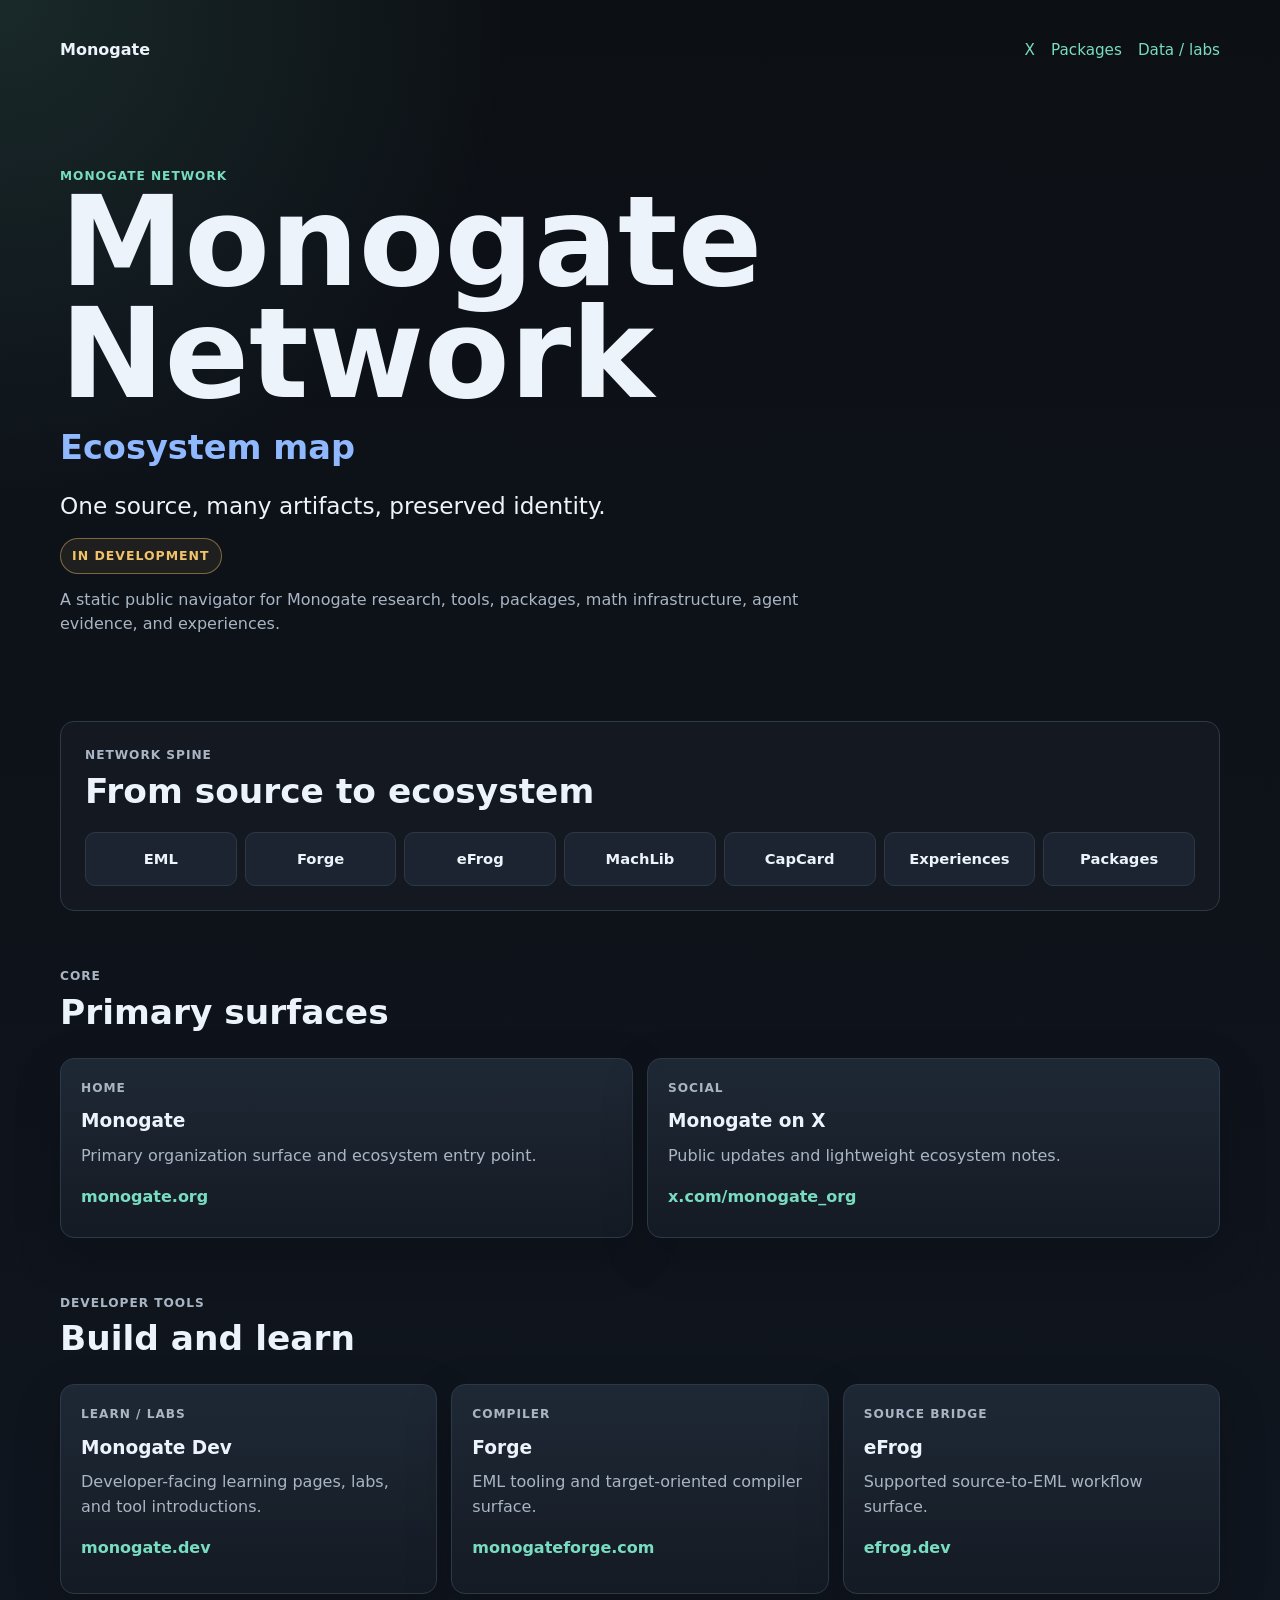
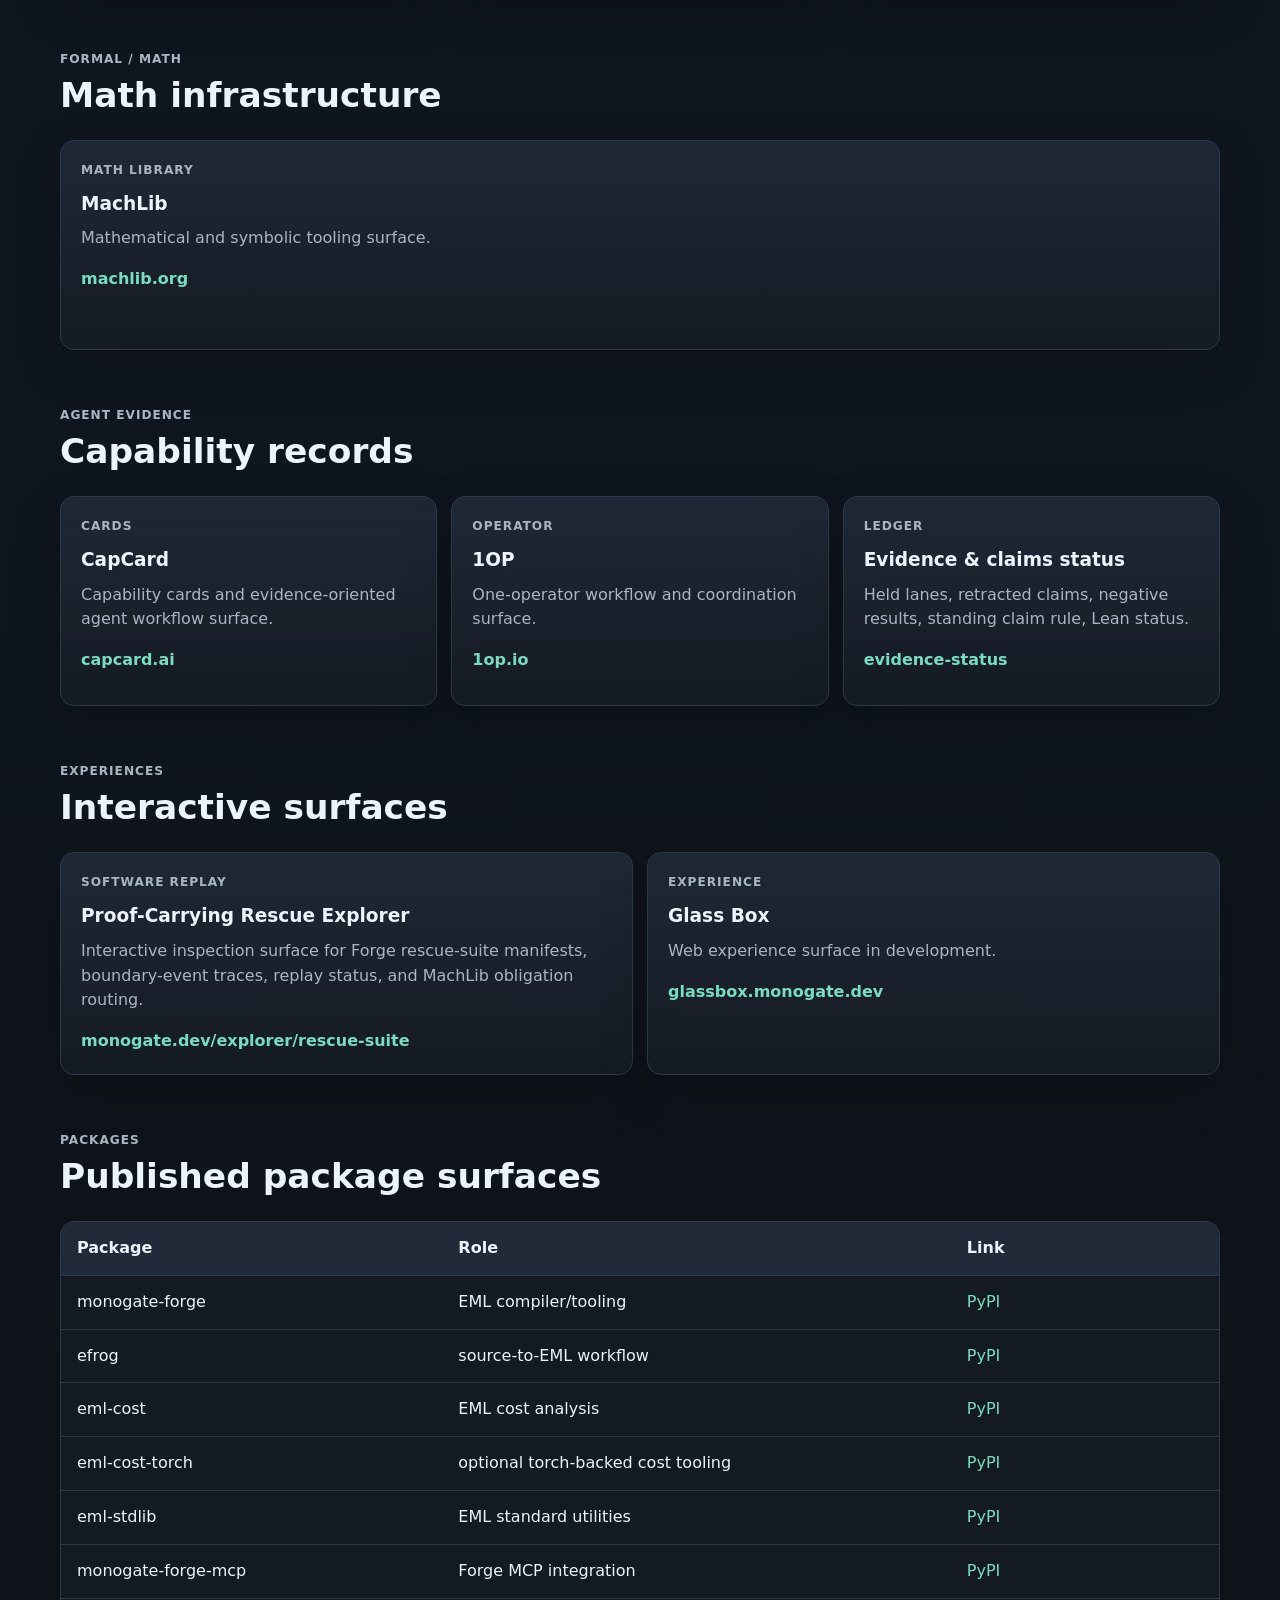
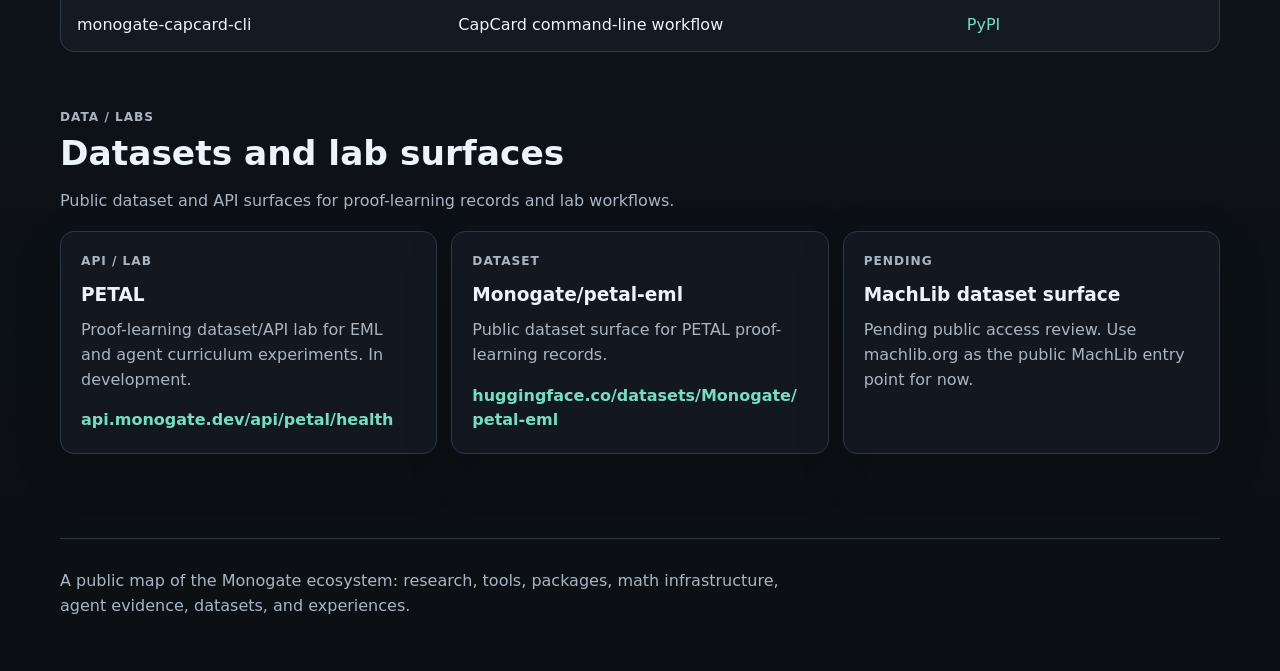
<file: index.html>
<!doctype html>
<html lang="en">
  <head>
    <meta charset="utf-8" />
    <meta name="viewport" content="width=device-width, initial-scale=1" />
    <title>Monogate Network</title>
    <meta
      name="description"
      content="Monogate Network ecosystem map: one source, many artifacts, preserved identity."
    />
    <link rel="stylesheet" href="./styles.css" />
  </head>
  <body>
    <header class="site-header">
      <nav class="topbar" aria-label="Primary">
        <a class="brand-link" href="https://monogate.org">Monogate</a>
        <div class="top-links">
          <a href="https://x.com/monogate_org">X</a>
          <a href="#packages">Packages</a>
          <a href="#data-labs">Data / labs</a>
        </div>
      </nav>

      <section class="hero" aria-labelledby="hero-title">
        <p class="eyebrow">Monogate Network</p>
        <h1 id="hero-title">Monogate Network</h1>
        <p class="subtitle">Ecosystem map</p>
        <p class="lede">One source, many artifacts, preserved identity.</p>
        <p class="status-pill">in development</p>
        <p class="hero-note">A static public navigator for Monogate research, tools, packages, math infrastructure, agent evidence, and experiences.</p>
      </section>
    </header>

    <main>
      <section class="spine" aria-labelledby="spine-title">
        <div class="section-heading compact">
          <p class="eyebrow">Network spine</p>
          <h2 id="spine-title">From source to ecosystem</h2>
        </div>
        <ol class="spine-list" aria-label="Monogate network spine">
          <li>EML</li>
          <li>Forge</li>
          <li>eFrog</li>
          <li>MachLib</li>
          <li>CapCard</li>
          <li>Experiences</li>
          <li>Packages</li>
        </ol>
      </section>

      <section aria-labelledby="core-title" class="surface-section">
        <div class="section-heading">
          <p class="eyebrow">Core</p>
          <h2 id="core-title">Primary surfaces</h2>
        </div>
        <div class="card-grid two-up">
          <article class="card feature-card">
            <p class="tag">home</p>
            <h3>Monogate</h3>
            <p>Primary organization surface and ecosystem entry point.</p>
            <a href="https://monogate.org">monogate.org</a>
          </article>
          <article class="card feature-card">
            <p class="tag">social</p>
            <h3>Monogate on X</h3>
            <p>Public updates and lightweight ecosystem notes.</p>
            <a href="https://x.com/monogate_org">x.com/monogate_org</a>
          </article>
        </div>
      </section>

      <section aria-labelledby="dev-title" class="surface-section">
        <div class="section-heading">
          <p class="eyebrow">Developer tools</p>
          <h2 id="dev-title">Build and learn</h2>
        </div>
        <div class="card-grid">
          <article class="card">
            <p class="tag">learn / labs</p>
            <h3>Monogate Dev</h3>
            <p>Developer-facing learning pages, labs, and tool introductions.</p>
            <a href="https://monogate.dev">monogate.dev</a>
          </article>
          <article class="card">
            <p class="tag">compiler</p>
            <h3>Forge</h3>
            <p>EML tooling and target-oriented compiler surface.</p>
            <a href="https://monogateforge.com">monogateforge.com</a>
          </article>
          <article class="card">
            <p class="tag">source bridge</p>
            <h3>eFrog</h3>
            <p>Supported source-to-EML workflow surface.</p>
            <a href="https://efrog.dev">efrog.dev</a>
          </article>
        </div>
      </section>

      <section aria-labelledby="formal-title" class="surface-section">
        <div class="section-heading">
          <p class="eyebrow">Formal / math</p>
          <h2 id="formal-title">Math infrastructure</h2>
        </div>
        <div class="card-grid">
          <article class="card">
            <p class="tag">math library</p>
            <h3>MachLib</h3>
            <p>Mathematical and symbolic tooling surface.</p>
            <a href="https://machlib.org">machlib.org</a>
          </article>
        </div>
      </section>

      <section aria-labelledby="agent-title" class="surface-section">
        <div class="section-heading">
          <p class="eyebrow">Agent evidence</p>
          <h2 id="agent-title">Capability records</h2>
        </div>
        <div class="card-grid">
          <article class="card">
            <p class="tag">cards</p>
            <h3>CapCard</h3>
            <p>Capability cards and evidence-oriented agent workflow surface.</p>
            <a href="https://capcard.ai">capcard.ai</a>
          </article>
          <article class="card">
            <p class="tag">operator</p>
            <h3>1OP</h3>
            <p>One-operator workflow and coordination surface.</p>
            <a href="https://1op.io">1op.io</a>
          </article>
          <article class="card">
            <p class="tag">ledger</p>
            <h3>Evidence &amp; claims status</h3>
            <p>Held lanes, retracted claims, negative results, standing claim rule, Lean status.</p>
            <a href="./evidence-status/">evidence-status</a>
          </article>
        </div>
      </section>

      <section aria-labelledby="experience-title" class="surface-section">
        <div class="section-heading">
          <p class="eyebrow">Experiences</p>
          <h2 id="experience-title">Interactive surfaces</h2>
        </div>
        <div class="card-grid">
          <article class="card">
            <p class="tag">software replay</p>
            <h3>Proof-Carrying Rescue Explorer</h3>
            <p>Interactive inspection surface for Forge rescue-suite manifests, boundary-event traces, replay status, and MachLib obligation routing.</p>
            <a href="https://monogate.dev/explorer/rescue-suite">monogate.dev/explorer/rescue-suite</a>
          </article>
          <article class="card">
            <p class="tag">experience</p>
            <h3>Glass Box</h3>
            <p>Web experience surface in development.</p>
            <a href="https://glassbox.monogate.dev">glassbox.monogate.dev</a>
          </article>
        </div>
      </section>

      <section id="packages" aria-labelledby="packages-title" class="surface-section">
        <div class="section-heading">
          <p class="eyebrow">Packages</p>
          <h2 id="packages-title">Published package surfaces</h2>
        </div>
        <div class="package-table" role="table" aria-label="Monogate package list">
          <div role="row" class="table-head">
            <span role="columnheader">Package</span>
            <span role="columnheader">Role</span>
            <span role="columnheader">Link</span>
          </div>
          <div role="row">
            <span role="cell">monogate-forge</span>
            <span role="cell">EML compiler/tooling</span>
            <span role="cell"><a href="https://pypi.org/project/monogate-forge/">PyPI</a></span>
          </div>
          <div role="row">
            <span role="cell">efrog</span>
            <span role="cell">source-to-EML workflow</span>
            <span role="cell"><a href="https://pypi.org/project/efrog/">PyPI</a></span>
          </div>
          <div role="row">
            <span role="cell">eml-cost</span>
            <span role="cell">EML cost analysis</span>
            <span role="cell"><a href="https://pypi.org/project/eml-cost/">PyPI</a></span>
          </div>
          <div role="row">
            <span role="cell">eml-cost-torch</span>
            <span role="cell">optional torch-backed cost tooling</span>
            <span role="cell"><a href="https://pypi.org/project/eml-cost-torch/">PyPI</a></span>
          </div>
          <div role="row">
            <span role="cell">eml-stdlib</span>
            <span role="cell">EML standard utilities</span>
            <span role="cell"><a href="https://pypi.org/project/eml-stdlib/">PyPI</a></span>
          </div>
          <div role="row">
            <span role="cell">monogate-forge-mcp</span>
            <span role="cell">Forge MCP integration</span>
            <span role="cell"><a href="https://pypi.org/project/monogate-forge-mcp/">PyPI</a></span>
          </div>
          <div role="row">
            <span role="cell">monogate-capcard-cli</span>
            <span role="cell">CapCard command-line workflow</span>
            <span role="cell"><a href="https://pypi.org/project/monogate-capcard-cli/">PyPI</a></span>
          </div>
        </div>
      </section>

      <section id="data-labs" aria-labelledby="labs-title" class="surface-section labs-section">
        <div class="section-heading">
          <p class="eyebrow">Data / labs</p>
          <h2 id="labs-title">Datasets and lab surfaces</h2>
          <p>Public dataset and API surfaces for proof-learning records and lab workflows.</p>
        </div>
        <div class="card-grid">
          <article class="card muted-card">
            <p class="tag">API / lab</p>
            <h3>PETAL</h3>
            <p>Proof-learning dataset/API lab for EML and agent curriculum experiments. In development.</p>
            <a href="https://api.monogate.dev/api/petal/health">api.monogate.dev/api/petal/health</a>
          </article>
          <article class="card muted-card">
            <p class="tag">dataset</p>
            <h3>Monogate/petal-eml</h3>
            <p>Public dataset surface for PETAL proof-learning records.</p>
            <a href="https://huggingface.co/datasets/Monogate/petal-eml">huggingface.co/datasets/Monogate/petal-eml</a>
          </article>
          <article class="card muted-card">
            <p class="tag">pending</p>
            <h3>MachLib dataset surface</h3>
            <p>Pending public access review. Use machlib.org as the public MachLib entry point for now.</p>
          </article>
        </div>
      </section>
    </main>

    <footer>
      <p>A public map of the Monogate ecosystem: research, tools, packages, math infrastructure, agent evidence, datasets, and experiences.</p>
    </footer>
  </body>
</html>
</file>
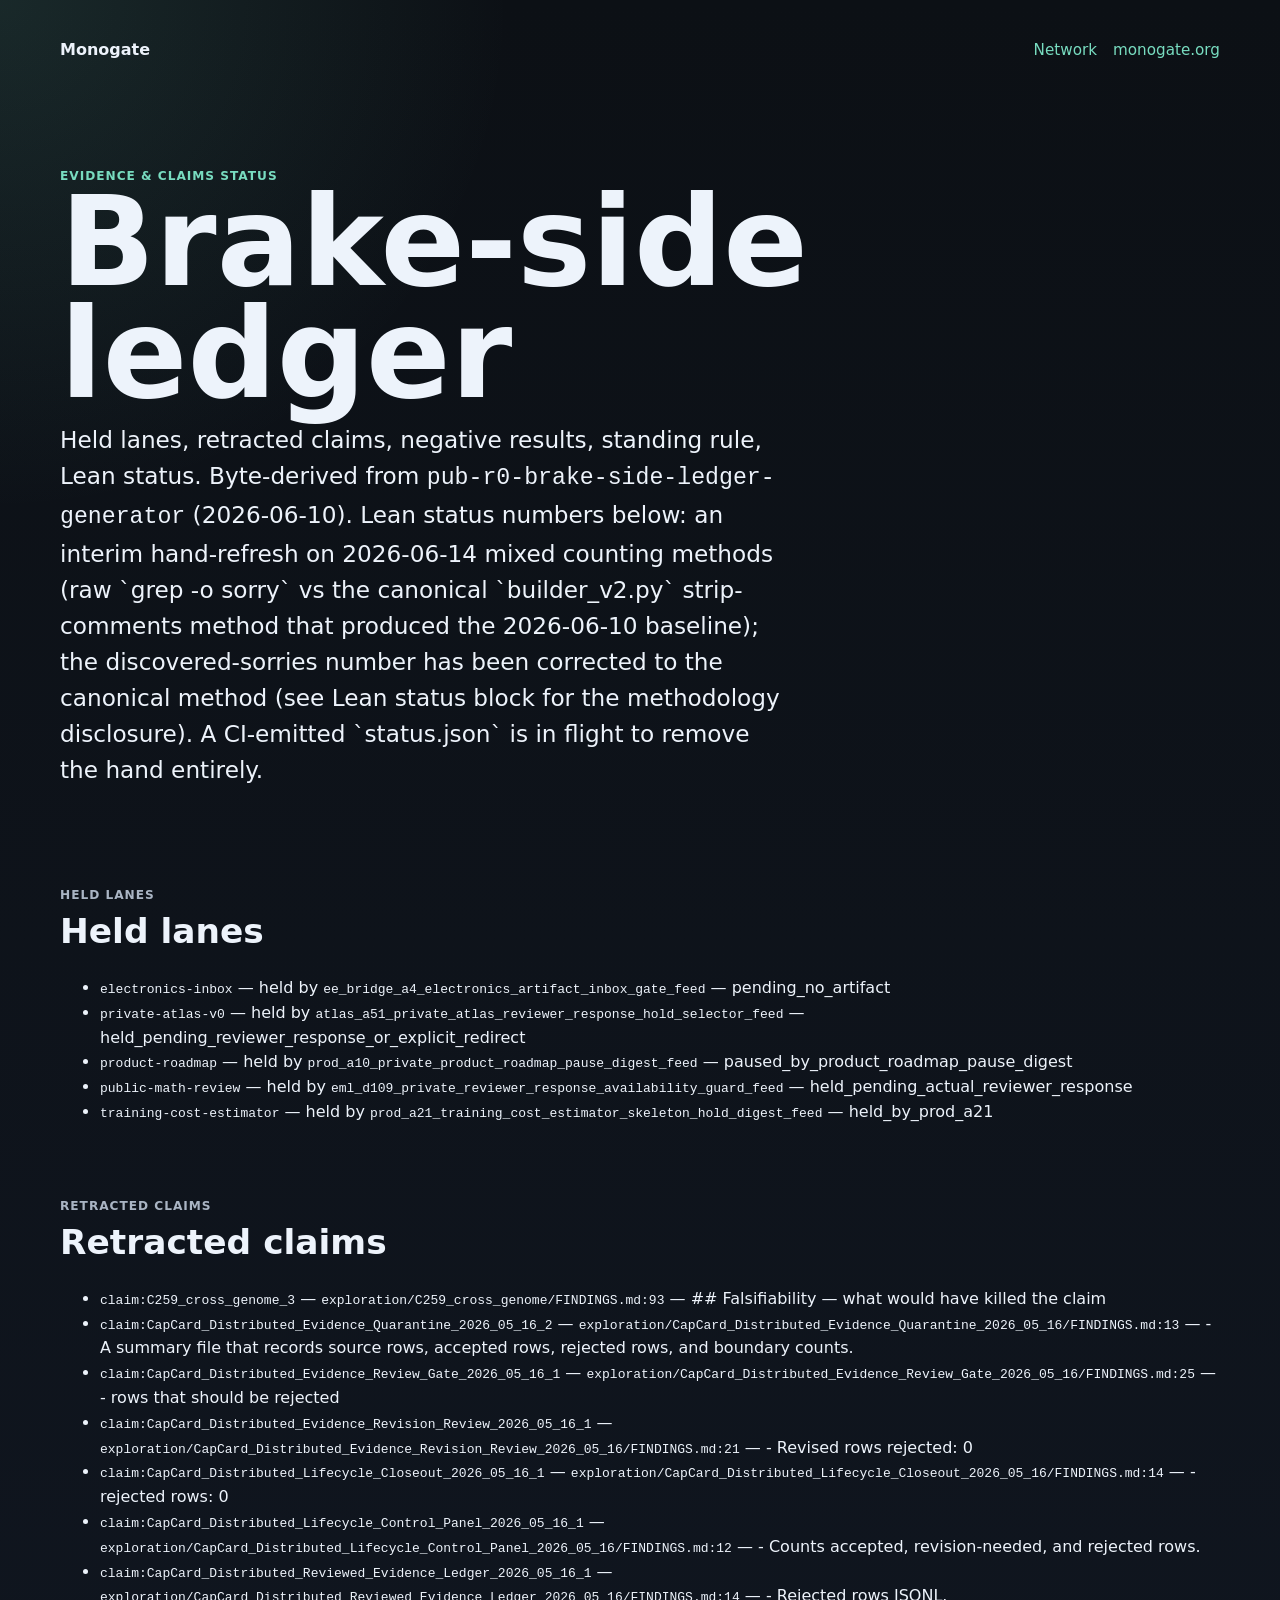
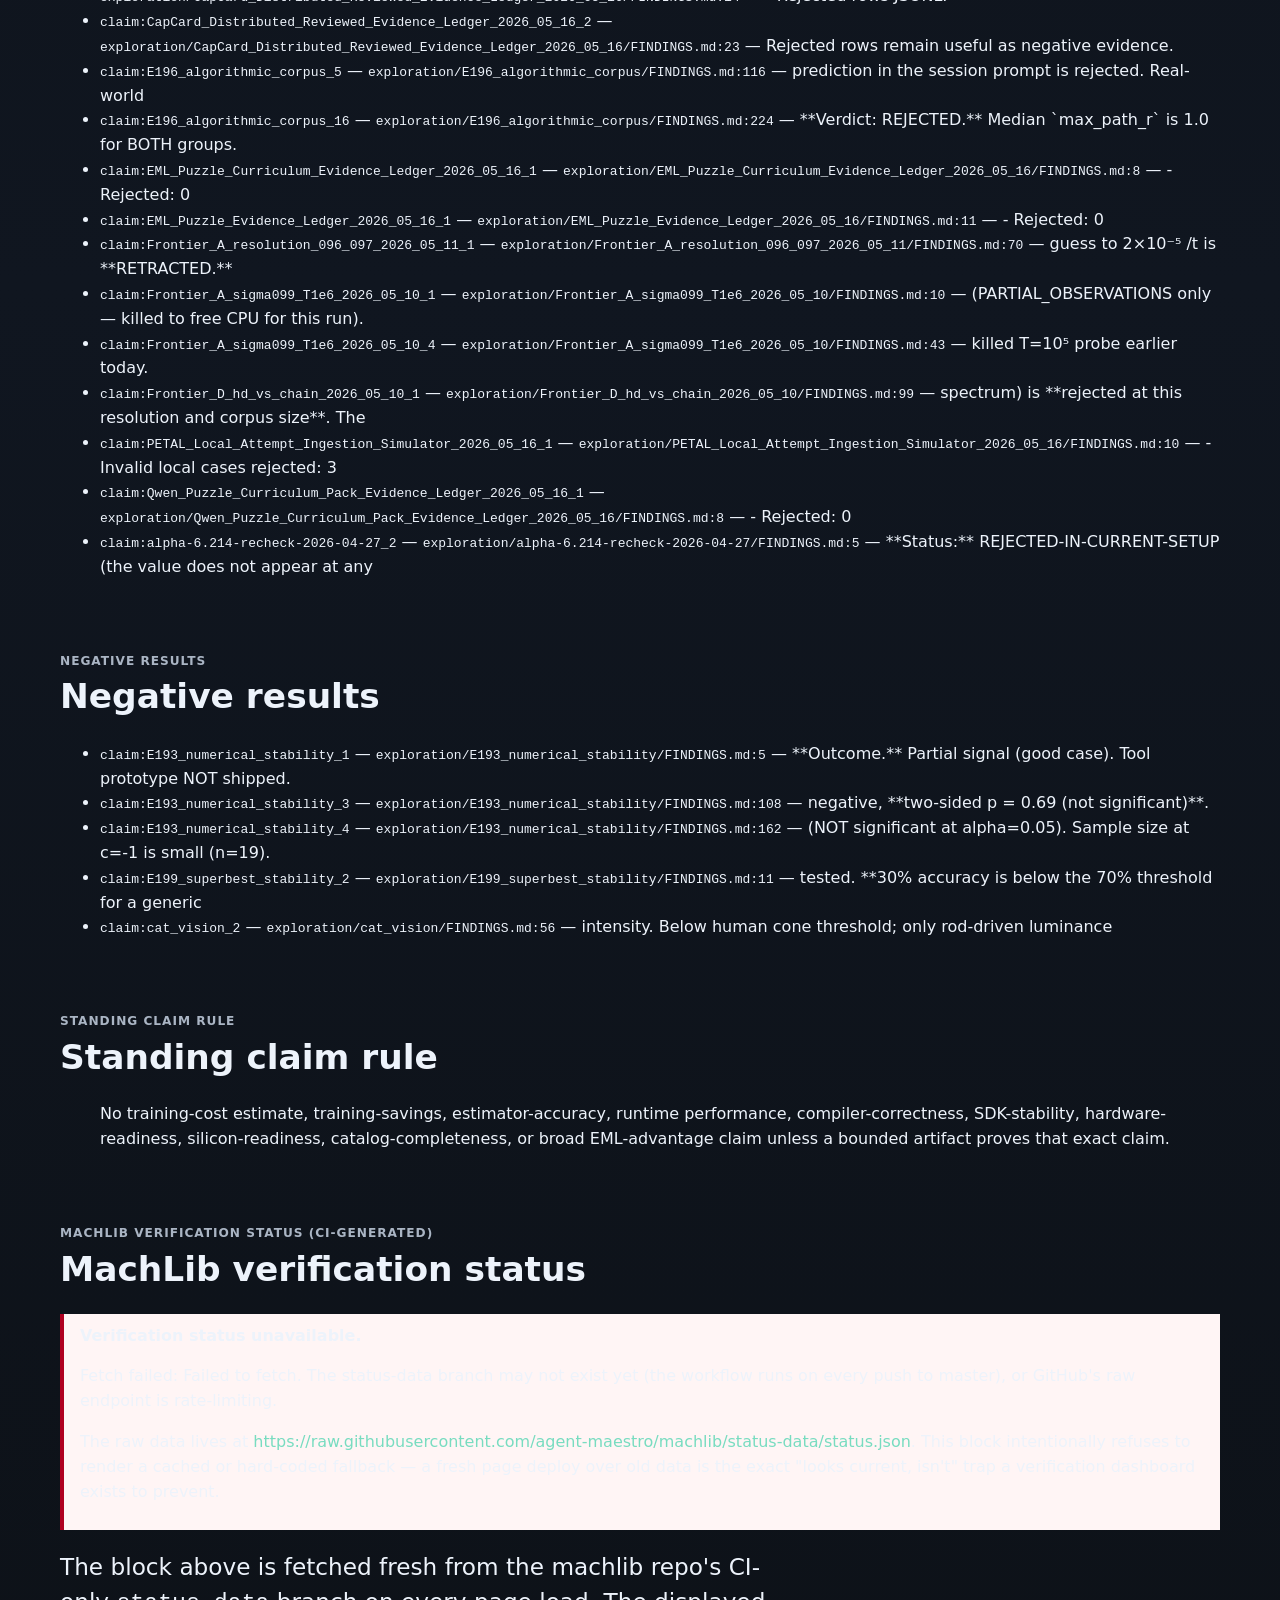
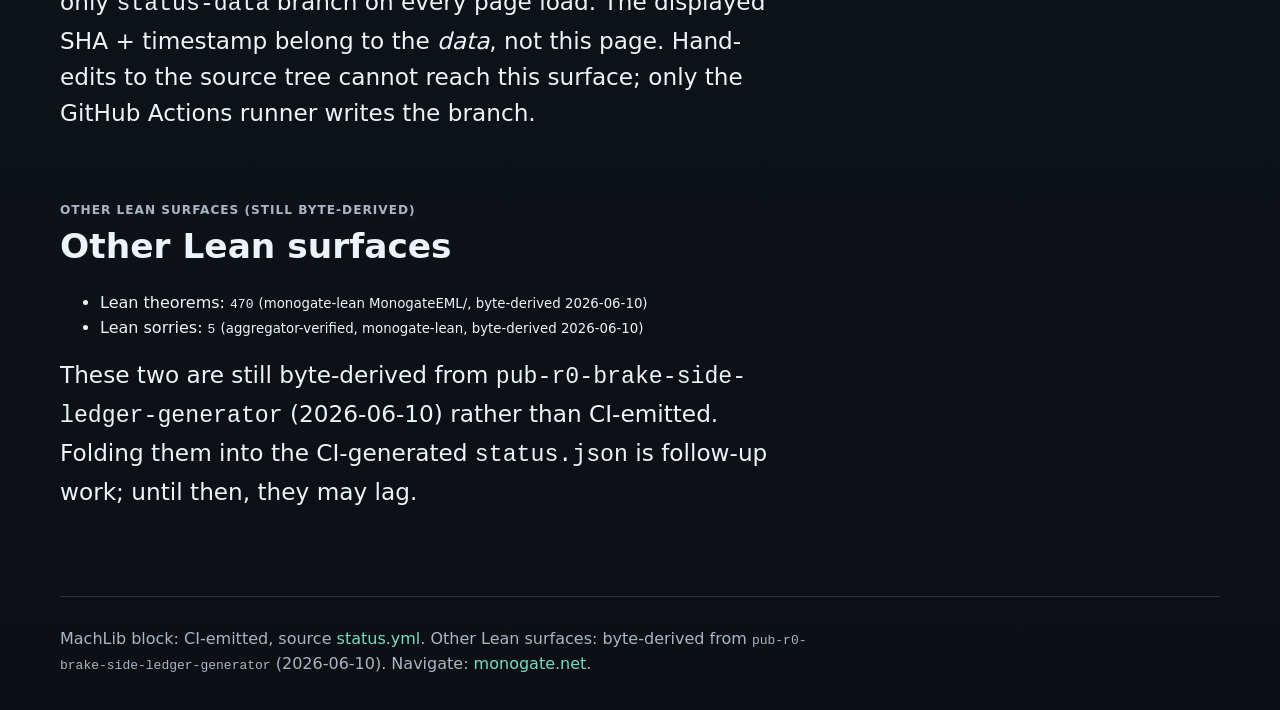
<file: evidence-status/index.html>
<!doctype html>
<html lang="en">
  <head>
    <meta charset="utf-8" />
    <meta name="viewport" content="width=device-width, initial-scale=1" />
    <title>Monogate — Evidence &amp; Claims Status</title>
    <meta name="description" content="Monogate brake-side ledger: held lanes, retracted claims, negative results, standing claim rule, Lean status." />
    <link rel="stylesheet" href="../styles.css" />
  </head>
  <body>
    <header class="site-header">
      <nav class="topbar" aria-label="Primary">
        <a class="brand-link" href="../">Monogate</a>
        <div class="top-links">
          <a href="../">Network</a>
          <a href="https://monogate.org">monogate.org</a>
        </div>
      </nav>
      <section class="hero" aria-labelledby="page-title">
        <p class="eyebrow">Evidence &amp; Claims Status</p>
        <h1 id="page-title">Brake-side ledger</h1>
        <p class="lede">Held lanes, retracted claims, negative results, standing rule, Lean status. Byte-derived from <code>pub-r0-brake-side-ledger-generator</code> (2026-06-10). Lean status numbers below: an interim hand-refresh on 2026-06-14 mixed counting methods (raw `grep -o sorry` vs the canonical `builder_v2.py` strip-comments method that produced the 2026-06-10 baseline); the discovered-sorries number has been corrected to the canonical method (see Lean status block for the methodology disclosure). A CI-emitted `status.json` is in flight to remove the hand entirely.</p>
      </section>
    </header>
    <main>
      <section aria-labelledby="held-title" class="surface-section">
        <div class="section-heading"><p class="eyebrow">Held lanes</p><h2 id="held-title">Held lanes</h2></div>
        <ul>
          <li><code>electronics-inbox</code> — held by <code>ee_bridge_a4_electronics_artifact_inbox_gate_feed</code> — pending_no_artifact</li>
          <li><code>private-atlas-v0</code> — held by <code>atlas_a51_private_atlas_reviewer_response_hold_selector_feed</code> — held_pending_reviewer_response_or_explicit_redirect</li>
          <li><code>product-roadmap</code> — held by <code>prod_a10_private_product_roadmap_pause_digest_feed</code> — paused_by_product_roadmap_pause_digest</li>
          <li><code>public-math-review</code> — held by <code>eml_d109_private_reviewer_response_availability_guard_feed</code> — held_pending_actual_reviewer_response</li>
          <li><code>training-cost-estimator</code> — held by <code>prod_a21_training_cost_estimator_skeleton_hold_digest_feed</code> — held_by_prod_a21</li>
        </ul>
      </section>
      <section aria-labelledby="retracted-title" class="surface-section">
        <div class="section-heading"><p class="eyebrow">Retracted claims</p><h2 id="retracted-title">Retracted claims</h2></div>
        <ul>
          <li><code>claim:C259_cross_genome_3</code> — <code>exploration/C259_cross_genome/FINDINGS.md:93</code> — ## Falsifiability — what would have killed the claim</li>
          <li><code>claim:CapCard_Distributed_Evidence_Quarantine_2026_05_16_2</code> — <code>exploration/CapCard_Distributed_Evidence_Quarantine_2026_05_16/FINDINGS.md:13</code> — - A summary file that records source rows, accepted rows, rejected rows, and boundary counts.</li>
          <li><code>claim:CapCard_Distributed_Evidence_Review_Gate_2026_05_16_1</code> — <code>exploration/CapCard_Distributed_Evidence_Review_Gate_2026_05_16/FINDINGS.md:25</code> — - rows that should be rejected</li>
          <li><code>claim:CapCard_Distributed_Evidence_Revision_Review_2026_05_16_1</code> — <code>exploration/CapCard_Distributed_Evidence_Revision_Review_2026_05_16/FINDINGS.md:21</code> — - Revised rows rejected: 0</li>
          <li><code>claim:CapCard_Distributed_Lifecycle_Closeout_2026_05_16_1</code> — <code>exploration/CapCard_Distributed_Lifecycle_Closeout_2026_05_16/FINDINGS.md:14</code> — - rejected rows: 0</li>
          <li><code>claim:CapCard_Distributed_Lifecycle_Control_Panel_2026_05_16_1</code> — <code>exploration/CapCard_Distributed_Lifecycle_Control_Panel_2026_05_16/FINDINGS.md:12</code> — - Counts accepted, revision-needed, and rejected rows.</li>
          <li><code>claim:CapCard_Distributed_Reviewed_Evidence_Ledger_2026_05_16_1</code> — <code>exploration/CapCard_Distributed_Reviewed_Evidence_Ledger_2026_05_16/FINDINGS.md:14</code> — - Rejected rows JSONL.</li>
          <li><code>claim:CapCard_Distributed_Reviewed_Evidence_Ledger_2026_05_16_2</code> — <code>exploration/CapCard_Distributed_Reviewed_Evidence_Ledger_2026_05_16/FINDINGS.md:23</code> — Rejected rows remain useful as negative evidence.</li>
          <li><code>claim:E196_algorithmic_corpus_5</code> — <code>exploration/E196_algorithmic_corpus/FINDINGS.md:116</code> — prediction in the session prompt is rejected. Real-world</li>
          <li><code>claim:E196_algorithmic_corpus_16</code> — <code>exploration/E196_algorithmic_corpus/FINDINGS.md:224</code> — **Verdict: REJECTED.** Median `max_path_r` is 1.0 for BOTH groups.</li>
          <li><code>claim:EML_Puzzle_Curriculum_Evidence_Ledger_2026_05_16_1</code> — <code>exploration/EML_Puzzle_Curriculum_Evidence_Ledger_2026_05_16/FINDINGS.md:8</code> — - Rejected: 0</li>
          <li><code>claim:EML_Puzzle_Evidence_Ledger_2026_05_16_1</code> — <code>exploration/EML_Puzzle_Evidence_Ledger_2026_05_16/FINDINGS.md:11</code> — - Rejected: 0</li>
          <li><code>claim:Frontier_A_resolution_096_097_2026_05_11_1</code> — <code>exploration/Frontier_A_resolution_096_097_2026_05_11/FINDINGS.md:70</code> — guess to 2×10⁻⁵ /t is **RETRACTED.**</li>
          <li><code>claim:Frontier_A_sigma099_T1e6_2026_05_10_1</code> — <code>exploration/Frontier_A_sigma099_T1e6_2026_05_10/FINDINGS.md:10</code> — (PARTIAL_OBSERVATIONS only — killed to free CPU for this run).</li>
          <li><code>claim:Frontier_A_sigma099_T1e6_2026_05_10_4</code> — <code>exploration/Frontier_A_sigma099_T1e6_2026_05_10/FINDINGS.md:43</code> — killed T=10⁵ probe earlier today.</li>
          <li><code>claim:Frontier_D_hd_vs_chain_2026_05_10_1</code> — <code>exploration/Frontier_D_hd_vs_chain_2026_05_10/FINDINGS.md:99</code> — spectrum) is **rejected at this resolution and corpus size**. The</li>
          <li><code>claim:PETAL_Local_Attempt_Ingestion_Simulator_2026_05_16_1</code> — <code>exploration/PETAL_Local_Attempt_Ingestion_Simulator_2026_05_16/FINDINGS.md:10</code> — - Invalid local cases rejected: 3</li>
          <li><code>claim:Qwen_Puzzle_Curriculum_Pack_Evidence_Ledger_2026_05_16_1</code> — <code>exploration/Qwen_Puzzle_Curriculum_Pack_Evidence_Ledger_2026_05_16/FINDINGS.md:8</code> — - Rejected: 0</li>
          <li><code>claim:alpha-6.214-recheck-2026-04-27_2</code> — <code>exploration/alpha-6.214-recheck-2026-04-27/FINDINGS.md:5</code> — **Status:** REJECTED-IN-CURRENT-SETUP (the value does not appear at any</li>
        </ul>
      </section>
      <section aria-labelledby="negative-title" class="surface-section">
        <div class="section-heading"><p class="eyebrow">Negative results</p><h2 id="negative-title">Negative results</h2></div>
        <ul>
          <li><code>claim:E193_numerical_stability_1</code> — <code>exploration/E193_numerical_stability/FINDINGS.md:5</code> — **Outcome.** Partial signal (good case). Tool prototype NOT shipped.</li>
          <li><code>claim:E193_numerical_stability_3</code> — <code>exploration/E193_numerical_stability/FINDINGS.md:108</code> — negative, **two-sided p = 0.69 (not significant)**.</li>
          <li><code>claim:E193_numerical_stability_4</code> — <code>exploration/E193_numerical_stability/FINDINGS.md:162</code> — (NOT significant at alpha=0.05). Sample size at c=-1 is small (n=19).</li>
          <li><code>claim:E199_superbest_stability_2</code> — <code>exploration/E199_superbest_stability/FINDINGS.md:11</code> — tested. **30% accuracy is below the 70% threshold for a generic</li>
          <li><code>claim:cat_vision_2</code> — <code>exploration/cat_vision/FINDINGS.md:56</code> — intensity. Below human cone threshold; only rod-driven luminance</li>
        </ul>
      </section>
      <section aria-labelledby="rule-title" class="surface-section">
        <div class="section-heading"><p class="eyebrow">Standing claim rule</p><h2 id="rule-title">Standing claim rule</h2></div>
        <blockquote>No training-cost estimate, training-savings, estimator-accuracy, runtime performance, compiler-correctness, SDK-stability, hardware-readiness, silicon-readiness, catalog-completeness, or broad EML-advantage claim unless a bounded artifact proves that exact claim.</blockquote>
      </section>
      <section aria-labelledby="lean-title" class="surface-section">
        <div class="section-heading"><p class="eyebrow">MachLib verification status (CI-generated)</p><h2 id="lean-title">MachLib verification status</h2></div>
        <div id="machlib-status" data-state="loading">
          <p id="machlib-status-message">Fetching latest <code>status.json</code> from <code>agent-maestro/machlib@status-data</code>…</p>
          <noscript>
            <p><strong>JavaScript is required</strong> to render the CI-emitted verification status. The raw data is at
              <a href="https://raw.githubusercontent.com/agent-maestro/machlib/status-data/status.json">raw.githubusercontent.com/agent-maestro/machlib/status-data/status.json</a>
              and may be inspected directly.</p>
          </noscript>
        </div>
        <p class="lede" style="margin-top: 0.8em;">
          The block above is fetched fresh from the machlib repo's CI-only
          <code>status-data</code> branch on every page load. The displayed
          SHA + timestamp belong to the <em>data</em>, not this page. Hand-edits
          to the source tree cannot reach this surface; only the GitHub Actions
          runner writes the branch.
        </p>
      </section>

      <section aria-labelledby="lean-legacy-title" class="surface-section">
        <div class="section-heading"><p class="eyebrow">Other Lean surfaces (still byte-derived)</p><h2 id="lean-legacy-title">Other Lean surfaces</h2></div>
        <ul>
          <li>Lean theorems: <code>470</code> <small>(monogate-lean MonogateEML/, byte-derived 2026-06-10)</small></li>
          <li>Lean sorries: <code>5</code> <small>(aggregator-verified, monogate-lean, byte-derived 2026-06-10)</small></li>
        </ul>
        <p class="lede" style="margin-top: 0.5em;">These two are still
          byte-derived from <code>pub-r0-brake-side-ledger-generator</code>
          (2026-06-10) rather than CI-emitted. Folding them into the
          CI-generated <code>status.json</code> is follow-up work; until
          then, they may lag.</p>
      </section>
    </main>
    <footer>
      <p>MachLib block: CI-emitted, source <a href="https://github.com/agent-maestro/machlib/blob/master/.github/workflows/status.yml">status.yml</a>. Other Lean surfaces: byte-derived from <code>pub-r0-brake-side-ledger-generator</code> (2026-06-10). Navigate: <a href="../">monogate.net</a>.</p>
    </footer>
    <script src="machlib-status.js" defer></script>
  </body>
</html>
</file>
<file: styles.css>
:root {
  color-scheme: dark;
  --bg: #0c1015;
  --panel: #151b24;
  --panel-soft: #1b2430;
  --panel-lift: #202a38;
  --text: #edf3fb;
  --muted: #aab5c4;
  --soft: #7f8ca0;
  --line: #2e3948;
  --accent: #78dcc0;
  --accent-2: #8fb8ff;
  --warn: #f0c36a;
}

* {
  box-sizing: border-box;
}

html {
  scroll-behavior: smooth;
}

body {
  margin: 0;
  min-height: 100vh;
  background:
    radial-gradient(circle at top left, rgba(120, 220, 192, 0.12), transparent 32rem),
    linear-gradient(180deg, #0c1015 0%, #101620 48%, #0c1015 100%);
  color: var(--text);
  font-family:
    Inter, ui-sans-serif, system-ui, -apple-system, BlinkMacSystemFont, "Segoe UI",
    sans-serif;
  line-height: 1.55;
}

a {
  color: var(--accent);
  text-decoration: none;
}

a:hover {
  text-decoration: underline;
}

.site-header,
main,
footer {
  width: min(1160px, calc(100% - 32px));
  margin: 0 auto;
}

.site-header {
  padding: 28px 0 48px;
}

.topbar {
  display: flex;
  align-items: center;
  justify-content: space-between;
  gap: 24px;
  padding: 10px 0 28px;
}

.brand-link {
  color: var(--text);
  font-weight: 800;
}

.top-links {
  display: flex;
  flex-wrap: wrap;
  gap: 16px;
  color: var(--muted);
  font-size: 0.95rem;
}

.hero {
  max-width: 880px;
  padding: 76px 0 36px;
}

.eyebrow,
.tag {
  margin: 0;
  color: var(--accent);
  font-size: 0.76rem;
  font-weight: 800;
  letter-spacing: 0.08em;
  text-transform: uppercase;
}

h1,
h2,
h3,
p {
  margin-top: 0;
}

h1 {
  margin-bottom: 12px;
  font-size: clamp(3.2rem, 10vw, 7.8rem);
  line-height: 0.9;
  letter-spacing: 0;
}

h2 {
  margin-bottom: 8px;
  font-size: clamp(1.55rem, 3vw, 2.15rem);
  letter-spacing: 0;
}

h3 {
  margin: 10px 0 8px;
  font-size: 1.16rem;
  letter-spacing: 0;
}

.subtitle {
  margin-bottom: 14px;
  color: var(--accent-2);
  font-size: clamp(1.35rem, 3vw, 2.1rem);
  font-weight: 750;
}

.lede {
  max-width: 720px;
  margin-bottom: 14px;
  color: var(--text);
  font-size: clamp(1.15rem, 2vw, 1.45rem);
}

.hero-note {
  max-width: 760px;
  margin-bottom: 0;
  color: var(--muted);
  font-size: 1rem;
}

.status-pill {
  display: inline-flex;
  margin: 0 0 14px;
  padding: 7px 11px;
  border: 1px solid rgba(240, 195, 106, 0.45);
  border-radius: 999px;
  background: rgba(240, 195, 106, 0.08);
  color: var(--warn);
  font-size: 0.78rem;
  font-weight: 800;
  letter-spacing: 0.08em;
  text-transform: uppercase;
}

main {
  display: grid;
  gap: 56px;
  padding: 0 0 72px;
}

.section-heading {
  margin-bottom: 18px;
}

.section-heading.compact {
  margin-bottom: 14px;
}

.section-heading p,
.card p,
footer p,
.coming-soon {
  color: var(--muted);
}

.spine {
  padding: 24px;
  border: 1px solid var(--line);
  background: rgba(21, 27, 36, 0.72);
  border-radius: 14px;
}

.spine-list {
  display: grid;
  grid-template-columns: repeat(7, minmax(0, 1fr));
  gap: 8px;
  padding: 0;
  margin: 0;
  list-style: none;
}

.spine-list li {
  min-height: 54px;
  display: grid;
  place-items: center;
  padding: 10px;
  border: 1px solid var(--line);
  background: var(--panel-soft);
  border-radius: 10px;
  color: var(--text);
  font-size: 0.92rem;
  font-weight: 750;
  text-align: center;
}

.surface-section {
  display: block;
}

.card-grid {
  display: grid;
  grid-template-columns: repeat(auto-fit, minmax(240px, 1fr));
  gap: 14px;
}

.card-grid.two-up {
  grid-template-columns: repeat(auto-fit, minmax(300px, 1fr));
}

.card {
  min-height: 210px;
  padding: 20px;
  border: 1px solid var(--line);
  background: linear-gradient(180deg, rgba(32, 42, 56, 0.9), rgba(21, 27, 36, 0.94));
  border-radius: 14px;
  box-shadow: 0 16px 48px rgba(0, 0, 0, 0.18);
}

.feature-card {
  min-height: 180px;
}

.muted-card {
  background: rgba(21, 27, 36, 0.7);
}

.card a,
.coming-soon {
  display: inline-flex;
  max-width: 100%;
  overflow-wrap: anywhere;
  font-weight: 700;
}

.coming-soon {
  color: var(--warn);
}

.package-table {
  overflow: hidden;
  border: 1px solid var(--line);
  border-radius: 14px;
  background: rgba(21, 27, 36, 0.86);
}

.package-table > div {
  display: grid;
  grid-template-columns: 1fr 1.35fr 0.65fr;
  gap: 18px;
  padding: 14px 16px;
  border-top: 1px solid var(--line);
}

.package-table .table-head {
  border-top: 0;
}

.table-head {
  color: var(--text);
  background: var(--panel-lift);
  font-weight: 800;
}

.labs-section {
  padding-bottom: 12px;
}

footer {
  padding: 30px 0 52px;
  border-top: 1px solid var(--line);
}

footer p {
  max-width: 760px;
  margin-bottom: 0;
}

@media (max-width: 840px) {
  .hero {
    padding-top: 44px;
  }

  .topbar {
    align-items: flex-start;
    flex-direction: column;
  }

  .spine-list {
    grid-template-columns: repeat(2, minmax(0, 1fr));
  }

  .package-table > div {
    grid-template-columns: 1fr;
    gap: 5px;
  }
}

@media (max-width: 520px) {
  .site-header,
  main,
  footer {
    width: min(100% - 24px, 1160px);
  }

  .card-grid,
  .card-grid.two-up,
  .spine-list {
    grid-template-columns: 1fr;
  }

  .card {
    min-height: auto;
  }
}
</file>
